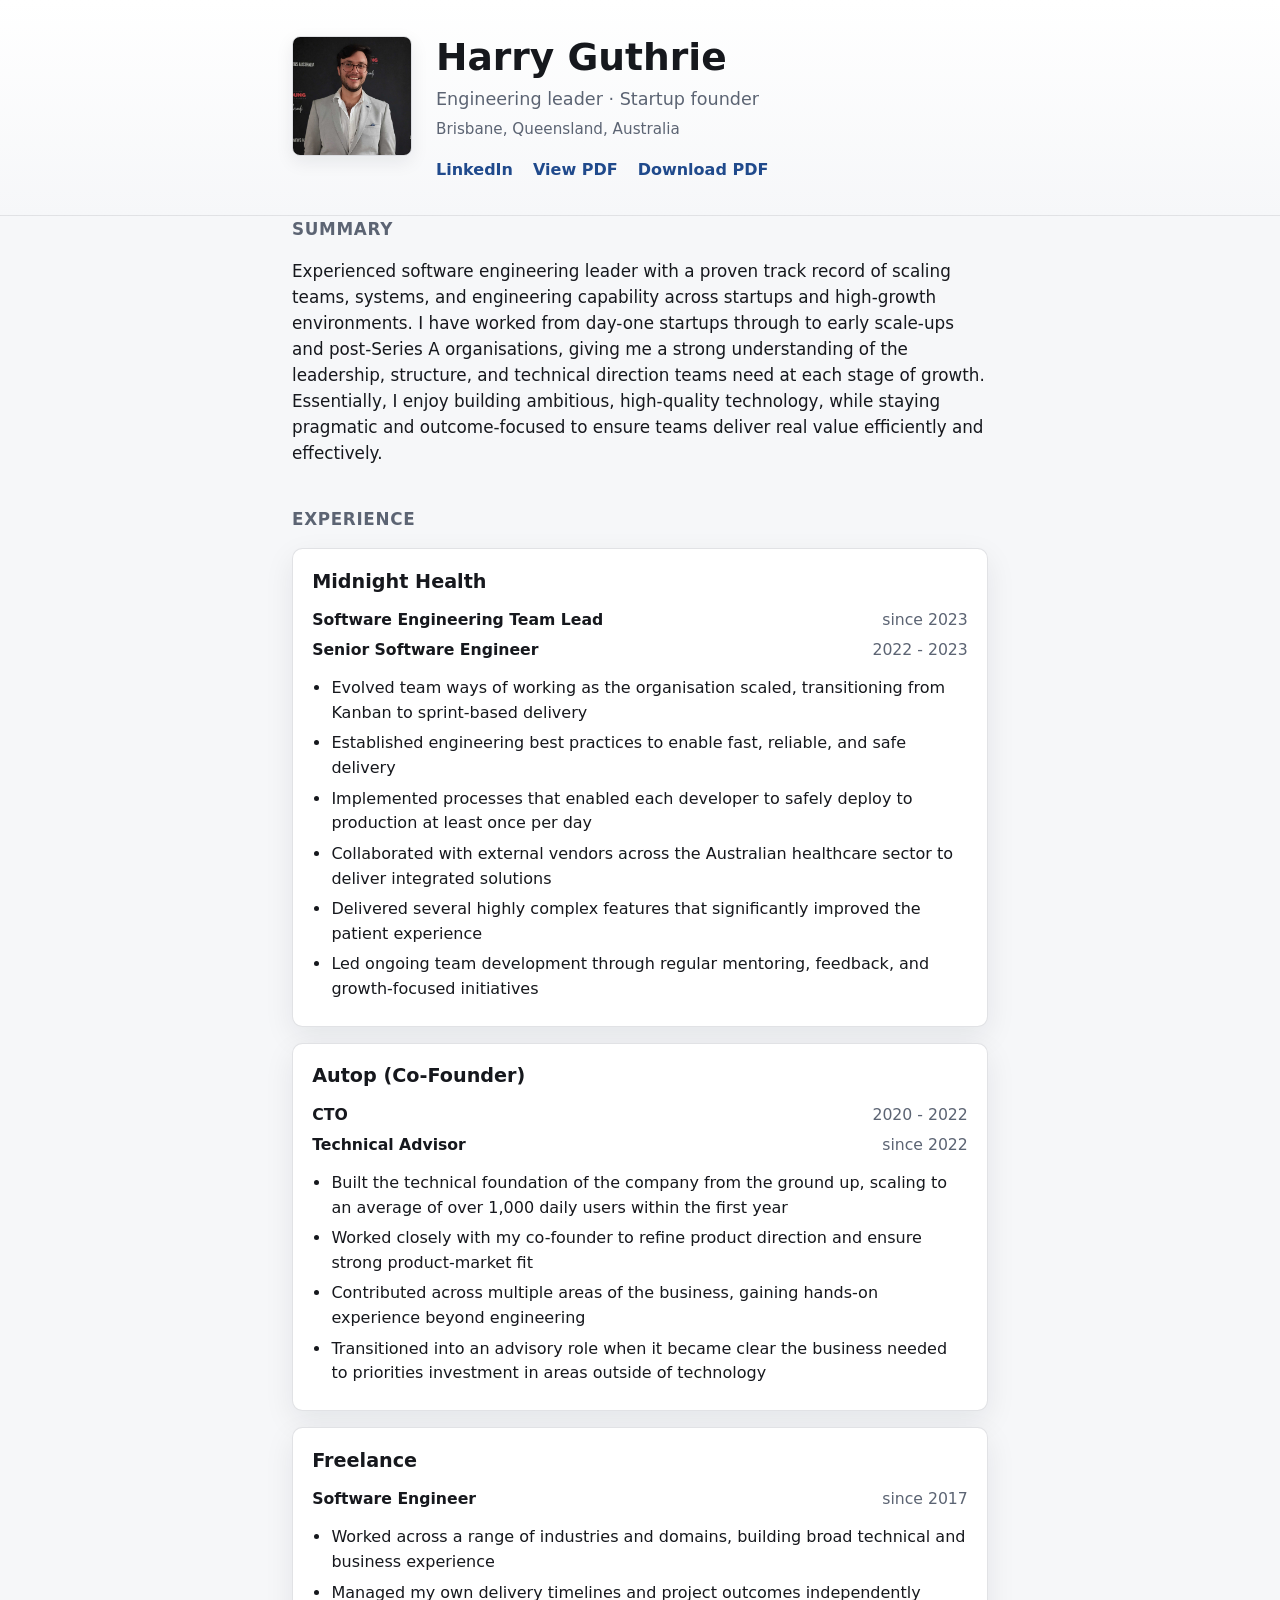
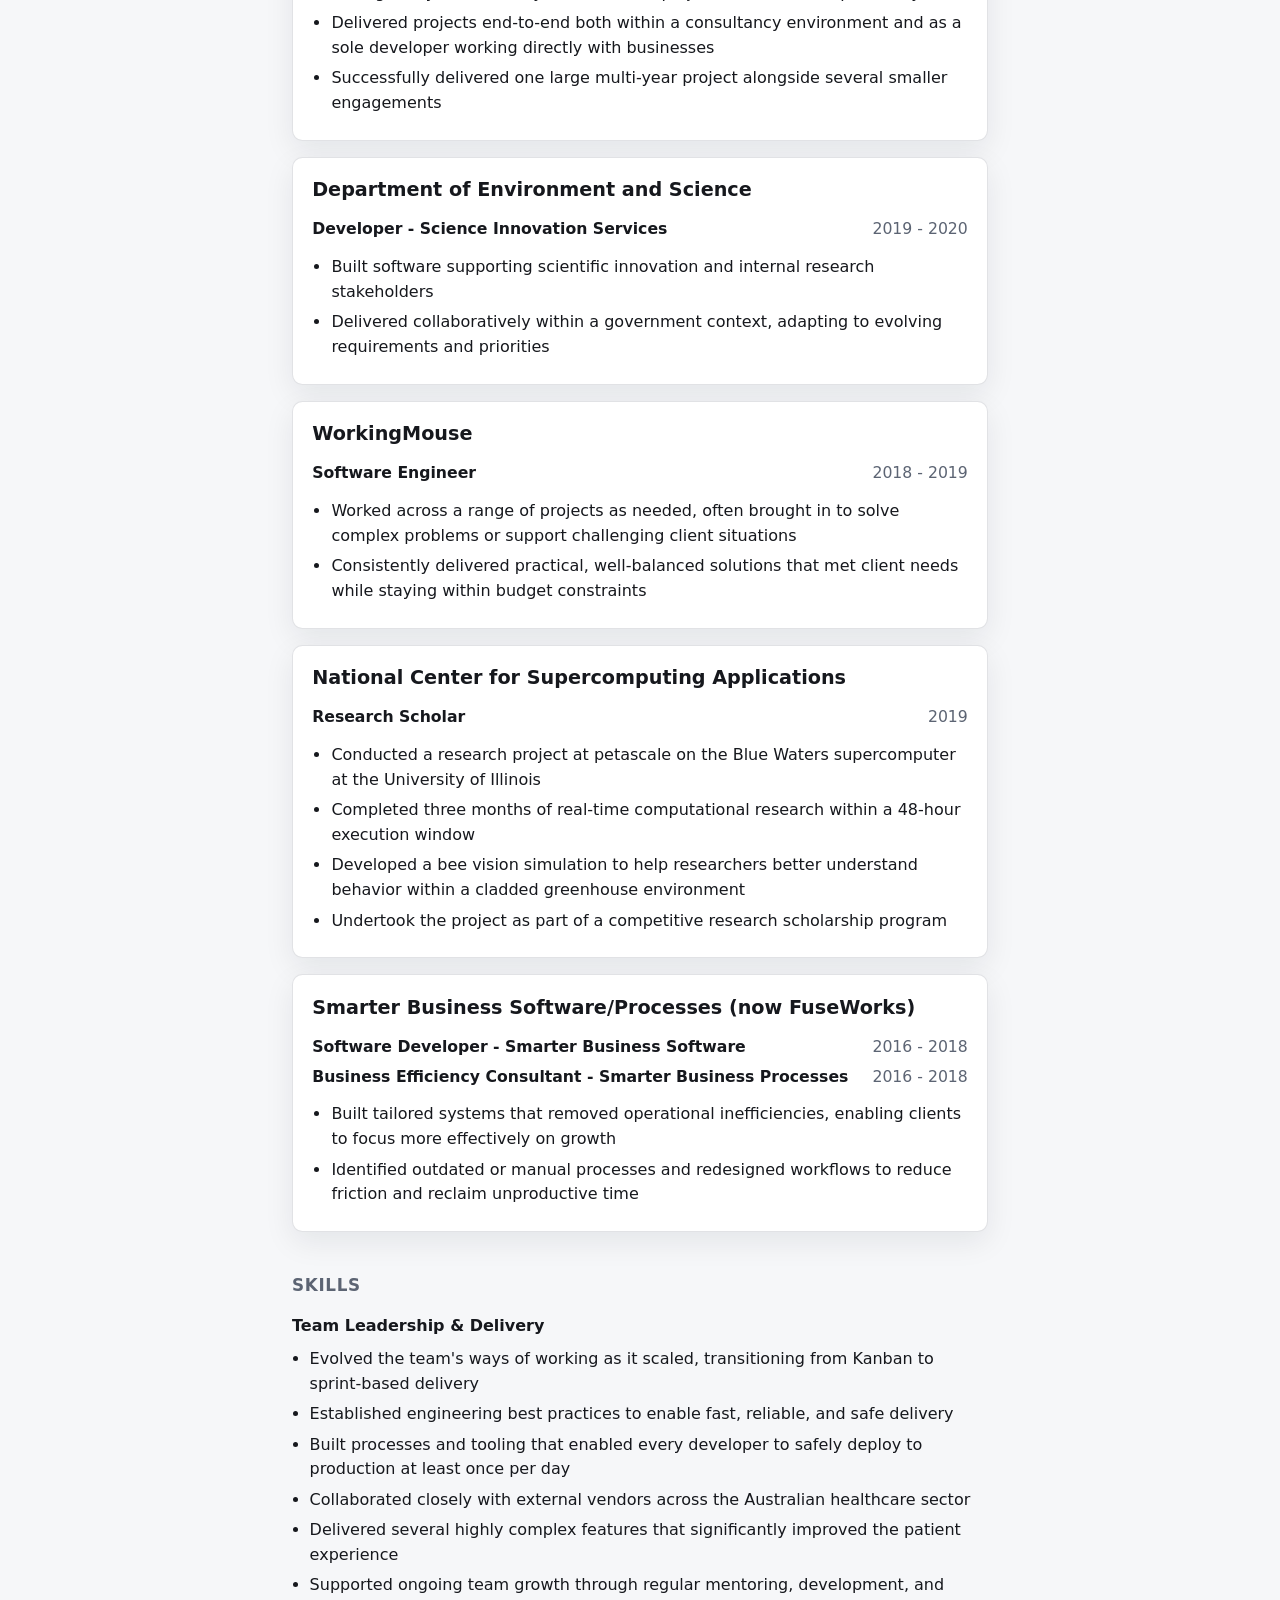
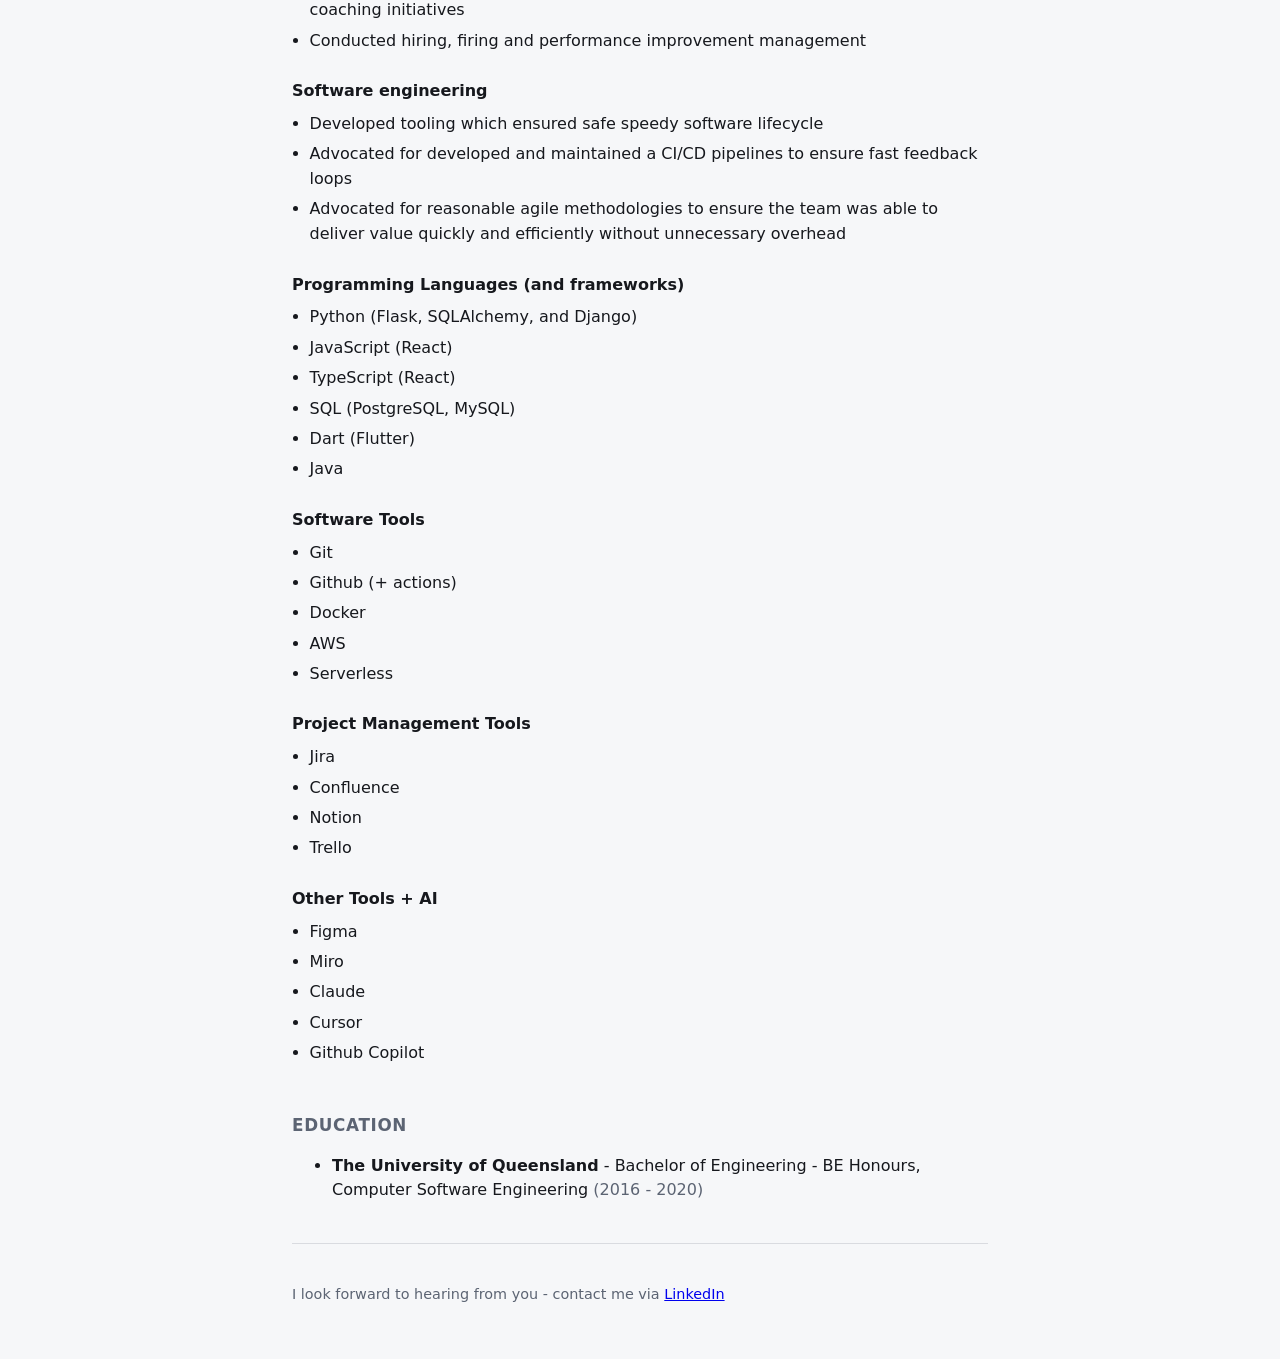
<file: index.html>
<!DOCTYPE html>
<html lang="en">
<head>
  <meta charset="utf-8" />
  <meta name="viewport" content="width=device-width, initial-scale=1" />
  <title>Harry Guthrie - Engineering leader · Startup founder</title>
  <meta name="description" content="Experienced software engineering leader with a proven track record of scaling teams, systems, and engineering capability across startups and high-growth environments. I have worked from day-one startu" />
  <link rel="stylesheet" href="/css/main.css" />
</head>
<body>
  <a class="skip-link" href="#main">Skip to content</a>
  <header class="site-header">
  <div class="wrap">
    <div class="profile-row">
      
      <div class="profile-photo">
        <img src="/assets/images/headshot.jpg" alt="" width="120" height="120" loading="lazy" />
      </div>
      
      <div class="profile-text">
        <h1>Harry Guthrie</h1>
        <p class="headline">Engineering leader · Startup founder</p>
        <p class="meta">Brisbane, Queensland, Australia</p>
        <ul class="links">
          
          <li><a href="https://www.linkedin.com/in/harry-guthrie" target="_blank" rel="noopener noreferrer">LinkedIn</a></li>
          
          
          
          <li><a href="/resume/">View PDF</a></li>
          <li><a href="/resume.pdf?v=1778371986294" download>Download PDF</a></li>
        </ul>
      </div>
    </div>
  </div>
</header>

<main id="main" class="wrap">
  <section class="summary">
    <h2>Summary</h2>
    <p class="summary-text">
      
      Experienced software engineering leader with a proven track record of scaling teams, systems, and engineering capability across startups and high-growth environments. I have worked from day-one startups through to early scale-ups and post-Series A organisations, giving me a strong understanding of the leadership, structure, and technical direction teams need at each stage of growth. Essentially, I enjoy building ambitious, high-quality technology, while staying pragmatic and outcome-focused to ensure teams deliver real value efficiently and effectively.
      
    </p>
  </section>

  <section class="experience">
    <h2>Experience</h2>
    
    <article class="job" id="midnight-health">
      
      
      <header>
        <h3>Midnight Health</h3>
      </header>
      
      <ul class="roles">
        
        <li>
          <strong>Software Engineering Team Lead</strong>
          <span class="dates">since 2023</span>
        </li>
        
        <li>
          <strong>Senior Software Engineer</strong>
          <span class="dates">2022 - 2023</span>
        </li>
        
      </ul>
      <ul class="highlights">
        
        <li>Evolved team ways of working as the organisation scaled, transitioning from Kanban to sprint-based delivery</li>
        
        <li>Established engineering best practices to enable fast, reliable, and safe delivery</li>
        
        <li>Implemented processes that enabled each developer to safely deploy to production at least once per day</li>
        
        <li>Collaborated with external vendors across the Australian healthcare sector to deliver integrated solutions</li>
        
        <li>Delivered several highly complex features that significantly improved the patient experience</li>
        
        <li>Led ongoing team development through regular mentoring, feedback, and growth-focused initiatives</li>
        
      </ul>
    </article>
    
    <article class="job" id="autop">
      
      
      <header>
        <h3>Autop (Co-Founder)</h3>
      </header>
      
      <ul class="roles">
        
        <li>
          <strong>CTO</strong>
          <span class="dates">2020 - 2022</span>
        </li>
        
        <li>
          <strong>Technical Advisor</strong>
          <span class="dates">since 2022</span>
        </li>
        
      </ul>
      <ul class="highlights">
        
        <li>Built the technical foundation of the company from the ground up, scaling to an average of over 1,000 daily users within the first year</li>
        
        <li>Worked closely with my co-founder to refine product direction and ensure strong product-market fit</li>
        
        <li>Contributed across multiple areas of the business, gaining hands-on experience beyond engineering</li>
        
        <li>Transitioned into an advisory role when it became clear the business needed to priorities investment in areas outside of technology</li>
        
      </ul>
    </article>
    
    <article class="job" id="freelance">
      
      
      <header>
        <h3>Freelance</h3>
      </header>
      
      <ul class="roles">
        
        <li>
          <strong>Software Engineer</strong>
          <span class="dates">since 2017</span>
        </li>
        
      </ul>
      <ul class="highlights">
        
        <li>Worked across a range of industries and domains, building broad technical and business experience</li>
        
        <li>Managed my own delivery timelines and project outcomes independently</li>
        
        <li>Delivered projects end-to-end both within a consultancy environment and as a sole developer working directly with businesses</li>
        
        <li>Successfully delivered one large multi-year project alongside several smaller engagements</li>
        
      </ul>
    </article>
    
    <article class="job" id="qld-des">
      
      
      <header>
        <h3>Department of Environment and Science</h3>
      </header>
      
      <ul class="roles">
        
        <li>
          <strong>Developer - Science Innovation Services</strong>
          <span class="dates">2019 - 2020</span>
        </li>
        
      </ul>
      <ul class="highlights">
        
        <li>Built software supporting scientific innovation and internal research stakeholders</li>
        
        <li>Delivered collaboratively within a government context, adapting to evolving requirements and priorities</li>
        
      </ul>
    </article>
    
    <article class="job" id="workingmouse">
      
      
      <header>
        <h3>WorkingMouse</h3>
      </header>
      
      <ul class="roles">
        
        <li>
          <strong>Software Engineer</strong>
          <span class="dates">2018 - 2019</span>
        </li>
        
      </ul>
      <ul class="highlights">
        
        <li>Worked across a range of projects as needed, often brought in to solve complex problems or support challenging client situations</li>
        
        <li>Consistently delivered practical, well-balanced solutions that met client needs while staying within budget constraints</li>
        
      </ul>
    </article>
    
    <article class="job" id="ncsa">
      
      
      <header>
        <h3>National Center for Supercomputing Applications</h3>
      </header>
      
      <ul class="roles">
        
        <li>
          <strong>Research Scholar</strong>
          <span class="dates">2019</span>
        </li>
        
      </ul>
      <ul class="highlights">
        
        <li>Conducted a research project at petascale on the Blue Waters supercomputer at the University of Illinois</li>
        
        <li>Completed three months of real-time computational research within a 48-hour execution window</li>
        
        <li>Developed a bee vision simulation to help researchers better understand behavior within a cladded greenhouse environment</li>
        
        <li>Undertook the project as part of a competitive research scholarship program</li>
        
      </ul>
    </article>
    
    <article class="job" id="smarter-business">
      
      
      <header>
        <h3>Smarter Business Software/Processes (now FuseWorks)</h3>
      </header>
      
      <ul class="roles">
        
        <li>
          <strong>Software Developer - Smarter Business Software</strong>
          <span class="dates">2016 - 2018</span>
        </li>
        
        <li>
          <strong>Business Efficiency Consultant - Smarter Business Processes</strong>
          <span class="dates">2016 - 2018</span>
        </li>
        
      </ul>
      <ul class="highlights">
        
        <li>Built tailored systems that removed operational inefficiencies, enabling clients to focus more effectively on growth</li>
        
        <li>Identified outdated or manual processes and redesigned workflows to reduce friction and reclaim unproductive time</li>
        
      </ul>
    </article>
    
  </section>

  <section class="skills">
    <h2>Skills</h2>
    <div class="skill-grid">
      
      <div>
        <h3>Team Leadership &amp; Delivery</h3>
        <ul>
          
          <li>Evolved the team&#39;s ways of working as it scaled, transitioning from Kanban to sprint-based delivery</li>
          
          <li>Established engineering best practices to enable fast, reliable, and safe delivery</li>
          
          <li>Built processes and tooling that enabled every developer to safely deploy to production at least once per day</li>
          
          <li>Collaborated closely with external vendors across the Australian healthcare sector</li>
          
          <li>Delivered several highly complex features that significantly improved the patient experience</li>
          
          <li>Supported ongoing team growth through regular mentoring, development, and coaching initiatives</li>
          
          <li>Conducted hiring, firing and performance improvement management</li>
          
        </ul>
      </div>
      
      <div>
        <h3>Software engineering</h3>
        <ul>
          
          <li>Developed tooling which ensured safe speedy software lifecycle</li>
          
          <li>Advocated for developed and maintained a CI/CD pipelines to ensure fast feedback loops</li>
          
          <li>Advocated for reasonable agile methodologies to ensure the team was able to deliver value quickly and efficiently without unnecessary overhead</li>
          
        </ul>
      </div>
      
      <div>
        <h3>Programming Languages (and frameworks)</h3>
        <ul>
          
          <li>Python (Flask, SQLAlchemy, and Django)</li>
          
          <li>JavaScript (React)</li>
          
          <li>TypeScript (React)</li>
          
          <li>SQL (PostgreSQL, MySQL)</li>
          
          <li>Dart (Flutter)</li>
          
          <li>Java</li>
          
        </ul>
      </div>
      
      <div>
        <h3>Software Tools</h3>
        <ul>
          
          <li>Git</li>
          
          <li>Github (+ actions)</li>
          
          <li>Docker</li>
          
          <li>AWS</li>
          
          <li>Serverless</li>
          
        </ul>
      </div>
      
      <div>
        <h3>Project Management Tools</h3>
        <ul>
          
          <li>Jira</li>
          
          <li>Confluence</li>
          
          <li>Notion</li>
          
          <li>Trello</li>
          
        </ul>
      </div>
      
      <div>
        <h3>Other Tools + AI</h3>
        <ul>
          
          <li>Figma</li>
          
          <li>Miro</li>
          
          <li>Claude</li>
          
          <li>Cursor</li>
          
          <li>Github Copilot</li>
          
        </ul>
      </div>
      
    </div>
  </section>

  
  
  <section class="education">
    <h2>Education</h2>
    <ul>
      
      <li>
        <strong>The University of Queensland</strong>
         - Bachelor of Engineering - BE Honours, Computer Software Engineering
         <span class="dates">(2016 - 2020)</span>
      </li>
      
    </ul>
  </section>
  

  
  <footer class="site-footer wrap">
    <p>
      I look forward to hearing from you - contact me via
      
      <a href="https://www.linkedin.com/in/harry-guthrie" target="_blank" rel="noopener noreferrer">LinkedIn</a>
      
    </p>
  </footer>
  
</main>

</body>
</html>
</file>
<file: css/main.css>
:root {
  color-scheme: light dark;
  --bg: #f6f7f9;
  --fg: #16181d;
  --muted: #5c6473;
  --card: #ffffff;
  --accent: #204a8c;
  --border: rgba(15, 23, 42, 0.12);
  --shadow: rgba(15, 23, 42, 0.08);
  font-family: "Segoe UI", system-ui, -apple-system, Roboto, "Helvetica Neue", Arial, sans-serif;
  line-height: 1.55;
}

@media (prefers-color-scheme: dark) {
  :root {
    --bg: #0f1218;
    --fg: #e8eaf0;
    --muted: #9aa3b5;
    --card: #161a22;
    --accent: #7ea5ff;
    --border: rgba(230, 235, 255, 0.12);
    --shadow: rgba(0, 0, 0, 0.35);
  }
}

*,
*::before,
*::after {
  box-sizing: border-box;
}

body {
  margin: 0;
  background: var(--bg);
  color: var(--fg);
}

/* /resume/: full viewport via viewport meta (viewport-fit, interactive-widget) + height chain only */
html.pdf-viewer-root {
  height: 100%;
}

body.pdf-viewer-page {
  height: 100%;
  margin: 0;
  overflow: hidden;
  background: var(--bg);
}

.pdf-viewer-iframe {
  display: block;
  width: 100%;
  height: 100%;
  border: 0;
  background: var(--card);
}

.wrap {
  max-width: 46rem;
  margin: 0 auto;
  padding: 0 1.25rem;
}

.skip-link {
  position: absolute;
  left: -9999px;
  top: 0.5rem;
  padding: 0.35rem 0.65rem;
  background: var(--accent);
  color: #fff;
  z-index: 10;
}

.skip-link:focus {
  left: 0.5rem;
}

.site-header {
  border-bottom: 1px solid var(--border);
  background: linear-gradient(180deg, var(--card) 0%, var(--bg) 100%);
}

.site-header .wrap {
  padding-top: 2.25rem;
  padding-bottom: 2rem;
}

.profile-row {
  display: flex;
  gap: 1.5rem;
  align-items: flex-start;
}

.profile-photo img {
  width: 7.5rem;
  height: 7.5rem;
  object-fit: cover;
  border-radius: 0.5rem;
  border: 1px solid var(--border);
  box-shadow: 0 6px 18px var(--shadow);
}

.eyebrow {
  letter-spacing: 0.06em;
  text-transform: uppercase;
  font-size: 0.75rem;
  color: var(--muted);
  margin: 0 0 0.35rem;
}

h1 {
  font-size: clamp(1.75rem, 4vw, 2.35rem);
  line-height:1.15;
  margin: 0 0 0.4rem;
  font-weight: 650;
}

.headline {
  font-size: 1.1rem;
  color: var(--muted);
  margin: 0 0 0.35rem;
  max-width: 40rem;
}

.meta {
  margin: 0;
  font-size: 0.95rem;
  color: var(--muted);
}

.links {
  display: flex;
  flex-wrap: wrap;
  gap: 0.75rem 1.25rem;
  list-style: none;
  padding: 0;
  margin: 1rem 0 0;
}

.links a {
  color: var(--accent);
  font-weight: 600;
  text-decoration: none;
  border-bottom: 1px solid transparent;
}

.links a:hover,
.links a:focus-visible {
  border-bottom-color: currentColor;
}

main {
  padding: 2.25rem 0 3rem;
}

section {
  margin-bottom: 2.5rem;
}

h2 {
  font-size: 1.05rem;
  letter-spacing: 0.04em;
  text-transform: uppercase;
  color: var(--muted);
  margin: 0 0 1rem;
  font-weight: 650;
}

.summary-text {
  margin: 0;
  font-size: 1.05rem;
}

.summary-text .inline-link {
  color: var(--accent);
  font-weight: 600;
  text-decoration: none;
  border-bottom: 1px solid transparent;
}

.summary-text .inline-link:hover,
.summary-text .inline-link:focus-visible {
  border-bottom-color: currentColor;
}

.job {
  background: var(--card);
  border: 1px solid var(--border);
  border-radius: 0.65rem;
  padding: 1.1rem 1.2rem 1.15rem;
  margin-bottom: 1rem;
  box-shadow: 0 10px 30px var(--shadow);
}

.job h3 {
  margin: 0;
  font-size: 1.2rem;
}

.job-meta {
  margin: 0.2rem 0 0;
  color: var(--muted);
  font-size: 0.95rem;
}

.roles {
  list-style: none;
  padding: 0;
  margin: 0.75rem 0 0;
}

.roles li {
  display: flex;
  flex-wrap: wrap;
  justify-content: space-between;
  gap: 0.25rem 1rem;
  font-size: 0.98rem;
  margin-bottom: 0.35rem;
}

.dates {
  color: var(--muted);
  font-variant-numeric: tabular-nums;
}

.highlights {
  margin: 0.85rem 0 0;
  padding-left: 1.2rem;
}

.highlights li {
  margin-bottom: 0.35rem;
}

.skill-grid {
  display: grid;
  grid-template-columns: minmax(0, 1fr);
  gap: 1.25rem;
}

.skill-grid--two-col {
  grid-template-columns: repeat(2, minmax(0, 1fr));
}

@media (max-width: 36rem) {
  .skill-grid--two-col {
    grid-template-columns: minmax(0, 1fr);
  }
}

.skill-grid h3 {
  margin: 0 0 0.5rem;
  font-size: 1rem;
}

.skill-grid ul {
  margin: 0;
  padding-left: 1.1rem;
}

.skill-grid li {
  margin-bottom: 0.35rem;
}

.site-footer {
  padding: 1.5rem 0 2.5rem;
  color: var(--muted);
  font-size: 0.9rem;
  border-top: 1px solid var(--border);
}

code {
  font-size: 0.88em;
}
</file>
